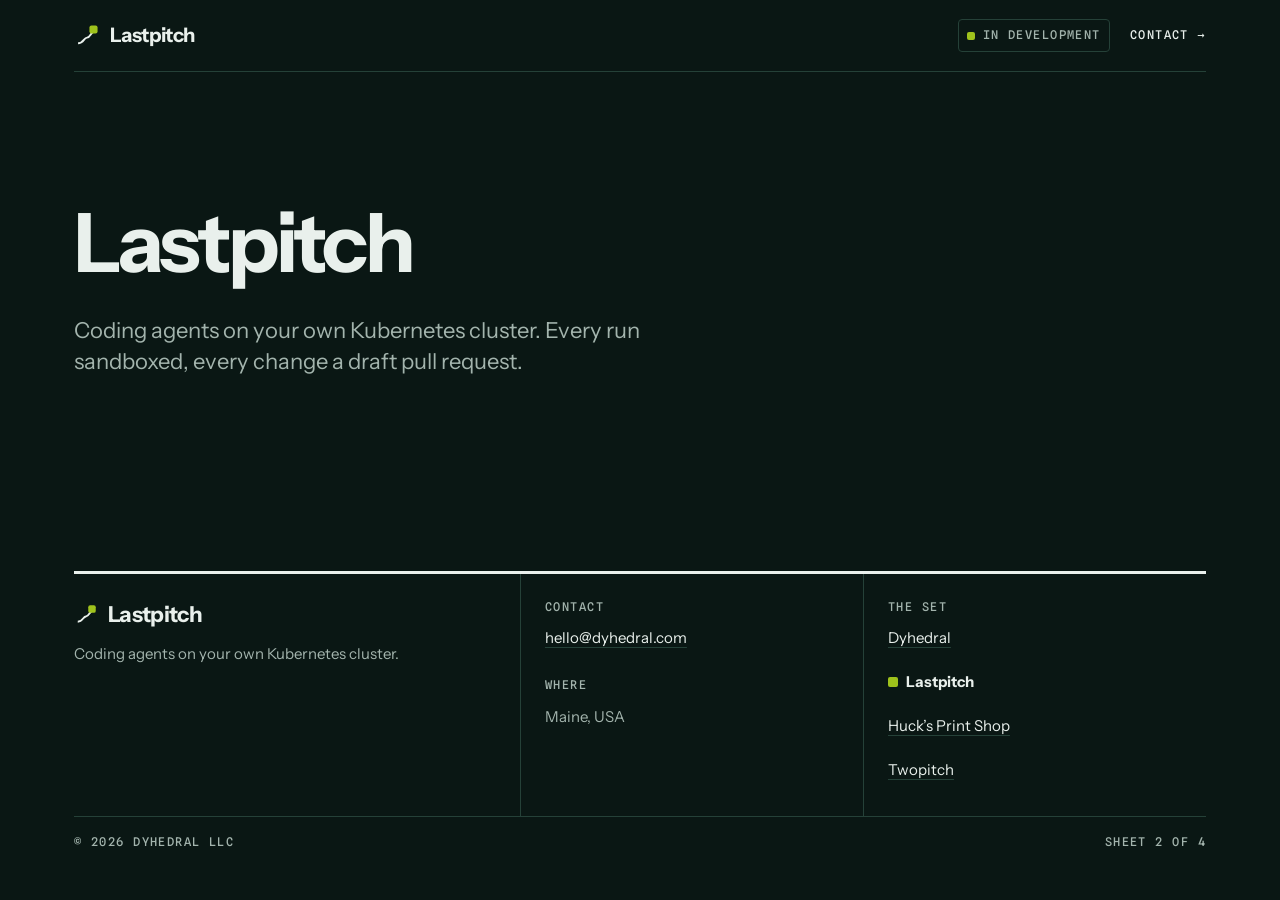
<file: index.html>
<!doctype html>
<html lang="en" data-theme="dark">
<head>
<meta charset="utf-8">
<meta name="viewport" content="width=device-width, initial-scale=1">
<title>Lastpitch: coding agents on Kubernetes</title>
<meta name="description" content="Coding agents on your own Kubernetes cluster. In development.">
<meta name="robots" content="noindex">
<link rel="canonical" href="https://www.lastpitch.ai/">
<meta property="og:type" content="website">
<meta property="og:site_name" content="Lastpitch">
<meta property="og:url" content="https://www.lastpitch.ai/">
<meta property="og:title" content="Lastpitch: coding agents on Kubernetes">
<meta property="og:description" content="Coding agents on your own Kubernetes cluster. In development.">
<meta name="twitter:card" content="summary">
<meta name="color-scheme" content="dark">
<meta name="theme-color" content="#0a1714">
<link rel="icon" href="data:image/svg+xml,%3Csvg xmlns='http://www.w3.org/2000/svg' viewBox='0 0 32 32'%3E%3Crect width='32' height='32' rx='6' fill='%230a1714'/%3E%3Cpath d='M5 25 C12 25 12 18 16 18 S21 11 24 11' fill='none' stroke='%23e9f0ec' stroke-width='2.4'/%3E%3Crect x='19' y='3' width='10' height='10' rx='2.5' fill='%239fc21c'/%3E%3C/svg%3E">
<link rel="preconnect" href="https://fonts.googleapis.com">
<link rel="preconnect" href="https://fonts.gstatic.com" crossorigin>
<link href="https://fonts.googleapis.com/css2?family=Instrument+Sans:wght@400..700&family=Spline+Sans+Mono:wght@400;500;600&display=swap" rel="stylesheet">
<link rel="stylesheet" href="tokens.css">
<style>
  body { min-height: 100vh; min-height: 100dvh; display: flex; flex-direction: column; }
  .stage { flex: 1; display: flex; flex-direction: column; justify-content: center; width: 100%; padding-top: var(--s-7); padding-bottom: var(--s-7); }
  main { max-width: 36rem; display: grid; gap: var(--s-6); }
  h1 { font-size: var(--size-7); }
  .t-lede { margin: 0; }
  .status { display: inline-flex; align-items: center; gap: var(--s-2); }
  .status i { width: 9px; height: 9px; border-radius: 2px; background: var(--signal); }
  .foot { width: 100%; } .fam-foot { margin-top: 0; }
  .t-footer { border-top: var(--hair) solid var(--rule); gap: 30px var(--s-5); }
  .t-footer a { text-decoration-color: var(--rule); }
  .t-footer a:hover { text-decoration-color: var(--text); }

  /* Family header and footer: the same on dyhedral.com, lastpitch.ai and twopitch.com; colours come from each site's tokens. */
  .fam-head { display: flex; align-items: center; justify-content: space-between; gap: 16px; min-height: 72px; border-bottom: 1px solid var(--rule); }
  .fam-brand { display: inline-flex; align-items: center; gap: 10px; min-height: 44px; color: var(--text); text-decoration: none; font-weight: 700; font-size: 20px; letter-spacing: -0.03em; }
  .fam-brand svg { width: 26px; height: 26px; flex: none; }
  .fam-right { display: flex; align-items: center; gap: 20px; }
  .fam-lab { font-family: var(--font-mono); font-size: 12px; font-weight: 500; letter-spacing: 0.12em; text-transform: uppercase; color: var(--text-2); }
  .fam-tag { display: inline-flex; align-items: center; gap: 8px; border: 1px solid var(--rule); border-radius: 4px; padding: 6px 8px; white-space: nowrap; }
  .fam-tag i { width: 8px; height: 8px; border-radius: 2px; background: var(--signal); }
  a.fam-lab { display: inline-flex; align-items: center; min-height: 44px; color: var(--text); text-decoration: none; }
  a.fam-lab:hover { text-decoration: underline; text-underline-offset: 4px; }
  .fam-foot { margin-top: 64px; border-top: 3px solid var(--rule-strong); color: var(--text); }
  .fam-grid { display: grid; grid-template-columns: minmax(0, 1.3fr) minmax(0, 1fr) minmax(0, 1fr); }
  .fam-cell { padding: 24px 24px 24px 0; }
  .fam-cell + .fam-cell { padding-left: 24px; border-left: 1px solid var(--rule); }
  .fam-name { display: flex; align-items: center; gap: 10px; font-weight: 700; font-size: 22px; letter-spacing: -0.03em; }
  .fam-name svg { width: 24px; height: 24px; flex: none; }
  .fam-desc { margin: 12px 0 0; max-width: 34ch; font-size: 15px; line-height: 1.45; color: var(--text-2); }
  .fam-cell .fam-lab { display: block; margin-top: 16px; } .fam-cell .fam-lab:first-child { margin-top: 0; }
  .fam-cell p { margin: 0; padding: 12px 0; font-size: 15px; line-height: 20px; color: var(--text-2); }
  .fam-cell ul { list-style: none; margin: 0; padding: 0; }
  .fam-cell a { display: inline-block; padding: 12px 0; font-size: 15px; line-height: 20px; color: var(--text); text-decoration: underline; text-decoration-color: var(--rule); text-underline-offset: 4px; }
  .fam-cell a:hover { text-decoration-color: var(--text); }
  .fam-cell [aria-current="page"] { display: inline-flex; align-items: center; gap: 8px; padding: 12px 0; font-size: 15px; line-height: 20px; font-weight: 700; }
  .fam-cell [aria-current="page"]::before { content: ""; width: 10px; height: 10px; border-radius: 2px; background: var(--signal); }
  .fam-base { display: flex; flex-wrap: wrap; justify-content: space-between; gap: 8px 24px; padding: 16px 0 48px; border-top: 1px solid var(--rule); }
  @media (max-width: 820px) {
    .fam-grid { grid-template-columns: minmax(0, 1fr); }
    .fam-cell, .fam-cell + .fam-cell { padding: 24px 0; border-left: 0; }
    .fam-cell + .fam-cell { border-top: 1px solid var(--rule); }
    .fam-head .fam-tag { display: none; }
  }
</style>
</head>
<body>
<div class="t-page foot">
  <header class="fam-head">
    <a class="fam-brand" href="/" aria-label="Lastpitch, home"><svg viewBox="0 0 32 32" aria-hidden="true"><path d="M5 25 C12 25 12 18 16 18 S21 11 24 11" fill="none" stroke="currentColor" stroke-width="2.4"/><rect x="19" y="3" width="10" height="10" rx="2.5" fill="var(--signal)"/></svg>Lastpitch</a>
    <div class="fam-right"><span class="fam-lab fam-tag"><i aria-hidden="true"></i>In development</span><a class="fam-lab" href="mailto:hello@dyhedral.com">Contact &rarr;</a></div>
  </header>
</div>
<div class="t-page stage">
  <main>
    <h1>Lastpitch</h1>
    <p class="t-lede">Coding agents on your own Kubernetes cluster. Every run sandboxed, every change a draft pull request.</p>
  </main>
</div>
<div class="t-page foot">
  <footer class="fam-foot">
    <div class="fam-grid">
      <div class="fam-cell">
        <div class="fam-name"><svg viewBox="0 0 32 32" aria-hidden="true"><path d="M5 25 C12 25 12 18 16 18 S21 11 24 11" fill="none" stroke="currentColor" stroke-width="2.4"/><rect x="19" y="3" width="10" height="10" rx="2.5" fill="var(--signal)"/></svg>Lastpitch</div>
        <p class="fam-desc">Coding agents on your own Kubernetes cluster.</p>
      </div>
      <div class="fam-cell">
        <span class="fam-lab">Contact</span>
        <a href="mailto:hello@dyhedral.com">hello@dyhedral.com</a>
        <span class="fam-lab">Where</span>
        <p>Maine, USA</p>
      </div>
      <div class="fam-cell">
        <span class="fam-lab">The set</span>
        <nav aria-label="Dyhedral sites"><ul>
          <li><a href="https://dyhedral.com">Dyhedral</a></li>
          <li><span aria-current="page">Lastpitch</span></li>
          <li><a href="https://hucksprintshop.com">Huck&rsquo;s Print Shop</a></li>
          <li><a href="https://twopitch.com">Twopitch</a></li>
        </ul></nav>
      </div>
    </div>
    <div class="fam-base fam-lab"><span>&copy; 2026 Dyhedral LLC</span><span>Sheet 2 of 4</span></div>
  </footer>
</div>
</body>
</html>
</file>
<file: tokens.css>
/*
 * Topo — Dyhedral design system, v0.2
 * One file: tokens, base, type, layout, components.
 * Drawn from climbing guidebooks, survey maps and aeronautical charts:
 * cool granite paper, spruce ink, one lichen signal colour, hairline rules,
 * tight headlines, mono labels, gently rounded corners.
 *
 * Fonts (Google Fonts):
 *   Instrument Sans (variable: wght 400-700) — display and text, one family
 *   Spline Sans Mono                         — labels, grades, code
 * <link href="https://fonts.googleapis.com/css2?family=Instrument+Sans:wght@400..700&family=Spline+Sans+Mono:wght@400;500;600&display=swap" rel="stylesheet">
 *
 * Contents: 1 tokens  2 base  3 type  4 layout  5 components
 */

/* ============ 1. tokens ============ */
:root {
  /* colour: raw palette. Components use the roles below, not these. */
  --granite-0: #f2f5f3;
  --granite-1: #e5eae7;
  --granite-2: #cdd5d1;
  --granite-3: #9aa6a1;
  --granite-4: #56625d;
  --spruce-0:  #0e2620;
  --spruce-1:  #173b31;
  --spruce-2:  #24584a;
  --lichen:    #9fc21c;
  --lichen-ink:#3f5a08;
  --tide:      #24607f;
  --buoy:      #c93a1f;

  /* colour: roles */
  --bg: var(--granite-0);
  --bg-alt: var(--granite-1);
  --surface: #fafcfb;
  --text: var(--spruce-0);
  --text-2: var(--granite-4);
  --text-3: #6f7b76;
  --rule: var(--granite-2);
  --rule-strong: var(--spruce-0);
  --signal: var(--lichen);          /* fills and marks only */
  --signal-text: var(--lichen-ink); /* lichen when it must be read as text */
  --on-signal: var(--spruce-0);
  --link: var(--tide);
  --danger: var(--buoy);
  --ok: var(--spruce-2);
  --inverse-bg: var(--spruce-0);
  --inverse-text: #e9f0ec;
  --inverse-text-2: #9fb3ab;
  --inverse-rule: #2a4a40;

  /* type */
  --font-display: "Instrument Sans", "Helvetica Neue", Arial, sans-serif;
  --font-sans: "Instrument Sans", "Helvetica Neue", Arial, sans-serif;
  --font-mono: "Spline Sans Mono", ui-monospace, "SF Mono", Menlo, monospace;
  --display-weight: 700;
  --size-0: 12px;                          /* label */
  --size-1: 14px;                          /* small, code */
  --size-2: 16px;                          /* body small, buttons */
  --size-3: 18px;                          /* body */
  --size-4: 22px;                          /* h3, lede */
  --size-5: clamp(24px, 2.6vw, 30px);      /* statement */
  --size-6: clamp(32px, 4.2vw, 50px);      /* h2 */
  --size-7: clamp(42px, 6.4vw, 84px);      /* h1 */
  --leading-tight: 1.02;
  --leading-snug: 1.25;
  --leading-body: 1.55;
  --track-display: -0.04em;
  --track-heading: -0.02em;
  --track-label: 0.12em;

  /* space: 4px base */
  --s-1: 4px; --s-2: 8px; --s-3: 12px; --s-4: 16px; --s-5: 24px;
  --s-6: 32px; --s-7: 48px; --s-8: 72px; --s-9: 112px;

  /* shape */
  --radius-sm: 4px;    /* tags, marks, inputs' inner bits */
  --radius: 8px;       /* buttons, inputs */
  --radius-lg: 14px;   /* panels, terminal, figures. Never pills. */
  --hair: 1px;
  --heavy: 3px;

  /* layout */
  --measure: 62ch;
  --page: 1180px;
  --gutter: var(--s-5);

  /* motion */
  --ease: cubic-bezier(.2, .7, .2, 1);
  --fast: 140ms;
}

@media (prefers-color-scheme: dark) {
  :root:not([data-theme="light"]) {
    --bg: #0a1714; --bg-alt: #0f201b; --surface: #112520;
    --text: #e9f0ec; --text-2: #a3b4ad; --text-3: #7d8f88;
    --rule: #254138; --rule-strong: #e9f0ec;
    --signal-text: var(--lichen); --link: #86c5e2; --danger: #ff8068; --ok: #7fcdb4;
    --inverse-bg: #e9f0ec; --inverse-text: var(--spruce-0);
    --inverse-text-2: #4d5c56; --inverse-rule: #c3cec9;
  }
}
:root[data-theme="dark"] {
  --bg: #0a1714; --bg-alt: #0f201b; --surface: #112520;
  --text: #e9f0ec; --text-2: #a3b4ad; --text-3: #7d8f88;
  --rule: #254138; --rule-strong: #e9f0ec;
  --signal-text: var(--lichen); --link: #86c5e2; --danger: #ff8068; --ok: #7fcdb4;
  --inverse-bg: #e9f0ec; --inverse-text: var(--spruce-0);
  --inverse-text-2: #4d5c56; --inverse-rule: #c3cec9;
}

/* ============ 2. base ============ */
*, *::before, *::after { box-sizing: border-box; }
html { -webkit-text-size-adjust: 100%; }
body {
  margin: 0; background: var(--bg); color: var(--text);
  font-family: var(--font-sans); font-size: var(--size-3); line-height: var(--leading-body);
  -webkit-font-smoothing: antialiased; text-rendering: optimizeLegibility;
}
img, svg, video { max-width: 100%; }
::selection { background: var(--signal); color: var(--on-signal); }
:focus-visible { outline: var(--heavy) solid var(--signal-text); outline-offset: 3px; border-radius: 2px; }

/* links: ink text, tide underline that thickens on hover */
a {
  color: inherit; text-decoration: underline; text-decoration-color: var(--link);
  text-decoration-thickness: 1.5px; text-underline-offset: 4px;
  transition: text-decoration-thickness var(--fast) var(--ease);
}
a:hover { text-decoration-thickness: 3px; }

/* ============ 3. type ============ */
.t-display, h1, h2, h3, h4 {
  font-family: var(--font-display); font-weight: var(--display-weight);
  letter-spacing: var(--track-display); line-height: var(--leading-tight);
  margin: 0; text-wrap: balance;
}
h1, .t-h1 { font-size: var(--size-7); }
h2, .t-h2 { font-size: var(--size-6); letter-spacing: -0.035em; line-height: 1.06; }
h3, .t-h3 { font-size: var(--size-4); font-weight: 650; letter-spacing: var(--track-heading); line-height: 1.18; }
h4, .t-h4 { font-size: var(--size-3); font-weight: 650; letter-spacing: -0.01em; line-height: 1.3; }
p { margin: 0; text-wrap: pretty; }
.t-statement { font-family: var(--font-display); font-size: var(--size-5); font-weight: 600; letter-spacing: -0.025em; line-height: 1.2; max-width: 28ch; }
.t-lede { font-size: var(--size-4); line-height: 1.4; color: var(--text-2); max-width: 34em; }
.t-body { max-width: var(--measure); }
.t-small { font-size: var(--size-2); }
.t-muted { color: var(--text-2); }
.t-num { font-variant-numeric: tabular-nums; }

/* label: the guidebook caption. Mono, uppercase, tracked. */
.t-label {
  font-family: var(--font-mono); font-size: var(--size-0); font-weight: 500;
  letter-spacing: var(--track-label); text-transform: uppercase; color: var(--text-2);
}
/* highlighter: the only place lichen sits behind running text. Once per screen. */
.t-mark {
  background: var(--signal); color: var(--on-signal); padding: 0 0.14em;
  border-radius: var(--radius-sm); box-decoration-break: clone; -webkit-box-decoration-break: clone;
}
code, kbd, .t-code {
  font-family: var(--font-mono); font-size: 0.86em; background: var(--bg-alt);
  border: var(--hair) solid var(--rule); border-radius: var(--radius-sm); padding: 0.1em 0.35em;
}
blockquote, .t-quote {
  margin: 0; padding-left: var(--s-5); border-left: var(--heavy) solid var(--signal);
  font-family: var(--font-display); font-size: var(--size-4); font-weight: 500;
  letter-spacing: -0.015em; line-height: 1.35; max-width: 30em;
}
.t-quote cite, blockquote cite { display: block; margin-top: var(--s-3); font-style: normal; }
.t-list { margin: 0; padding: 0; list-style: none; }
.t-list > li { position: relative; padding: var(--s-2) 0 var(--s-2) var(--s-5); border-top: var(--hair) solid var(--rule); }
.t-list > li::before { content: ""; position: absolute; left: 2px; top: 1.05em; width: 8px; height: 8px; border-radius: 2px; background: var(--signal); border: var(--hair) solid var(--text); }

/* ============ 4. layout ============ */
.t-page { max-width: var(--page); margin: 0 auto; padding: 0 var(--gutter); }
.t-section { padding: var(--s-8) 0; }
.t-stack > * + * { margin-top: var(--s-4); }
.t-stack--lg > * + * { margin-top: var(--s-6); }
.t-row { display: flex; flex-wrap: wrap; gap: var(--s-4); align-items: center; }
.t-split { display: grid; grid-template-columns: repeat(2, minmax(0, 1fr)); gap: var(--s-7); align-items: center; }
.t-cols { display: grid; grid-template-columns: repeat(auto-fit, minmax(260px, 1fr)); gap: var(--s-6); }
.t-rule { border: 0; border-top: var(--hair) solid var(--rule); margin: 0; }
.t-rule--heavy { border-top: var(--heavy) solid var(--rule-strong); }
@media (max-width: 820px) {
  .t-split { grid-template-columns: minmax(0, 1fr); gap: var(--s-6); }
  .t-section { padding: var(--s-7) 0; }
}

/* ============ 5. components ============ */

/* nav: wordmark left, links right, heavy rule under */
.t-nav { display: flex; justify-content: space-between; align-items: center; gap: var(--s-5); padding: var(--s-5) 0; border-bottom: var(--heavy) solid var(--rule-strong); }
.t-nav a { text-decoration: none; position: relative; }
.t-nav a::after { content: ""; position: absolute; left: 0; right: 0; top: 50%; height: 44px; transform: translateY(-50%); }
.t-nav a.t-label:hover { color: var(--text); }
.t-wordmark { display: inline-flex; align-items: center; gap: var(--s-3); color: var(--text); font-family: var(--font-display); font-weight: 700; font-size: 22px; letter-spacing: var(--track-display); text-decoration: none; }
.t-wordmark svg { width: 24px; height: 24px; flex: none; }

/* buttons: plain ink, sentence case, an arrow that moves on hover. Never pills. */
.t-btn {
  display: inline-flex; align-items: center; gap: 10px;
  font-family: var(--font-sans); font-size: var(--size-2); font-weight: 600; letter-spacing: -0.01em; line-height: 1.2;
  text-decoration: none; padding: 13px 20px; border: var(--hair) solid var(--text);
  background: var(--text); color: var(--bg); cursor: pointer; border-radius: var(--radius);
  transition: background var(--fast) var(--ease), color var(--fast) var(--ease), border-color var(--fast) var(--ease);
}
.t-btn::after { content: "\2192"; transition: transform var(--fast) var(--ease); }
.t-btn:hover { background: var(--signal); color: var(--on-signal); border-color: var(--on-signal); }
.t-btn:hover::after { transform: translateX(4px); }
.t-btn--quiet { background: transparent; color: var(--text); }
.t-btn--quiet:hover { background: var(--text); color: var(--bg); border-color: var(--text); }
.t-btn--plain::after { content: none; }
.t-btn[disabled], .t-btn[aria-disabled="true"] { opacity: .45; pointer-events: none; }

/* tag: a grade, a status, a version */
.t-tag {
  display: inline-block; font-family: var(--font-mono); font-size: var(--size-0); font-weight: 600;
  letter-spacing: 0.08em; text-transform: uppercase; line-height: 1.4;
  padding: 3px 8px; border: var(--hair) solid var(--rule-strong); border-radius: var(--radius-sm); color: var(--text);
}
.t-tag--signal { background: var(--signal); color: var(--on-signal); border-color: var(--signal); }
.t-tag--danger { border-color: var(--danger); color: var(--danger); }
.t-tag--quiet { border-color: var(--rule); color: var(--text-2); }

/* form fields */
.t-field { display: grid; gap: var(--s-2); max-width: 420px; }
.t-field > label { font-weight: 600; font-size: var(--size-2); }
.t-input, .t-field input, .t-field textarea, .t-field select {
  font: inherit; font-size: var(--size-2); color: var(--text); background: var(--surface);
  border: var(--hair) solid var(--granite-3); border-radius: var(--radius); padding: 11px 13px; width: 100%;
  transition: border-color var(--fast) var(--ease), box-shadow var(--fast) var(--ease);
}
.t-field input::placeholder, .t-field textarea::placeholder { color: var(--text-3); }
.t-field input:hover, .t-field textarea:hover, .t-field select:hover { border-color: var(--text); }
.t-field input:focus, .t-field textarea:focus, .t-field select:focus { outline: none; border-color: var(--text); box-shadow: 0 0 0 3px var(--signal); }
.t-help { font-size: var(--size-1); color: var(--text-2); }
.t-field--error input, .t-field--error textarea { border-color: var(--danger); }
.t-field--error .t-help { color: var(--danger); }

/* note: an aside with a signal bar. For caveats and status, not decoration. */
.t-note { border-left: var(--heavy) solid var(--signal); background: var(--bg-alt); padding: var(--s-4) var(--s-5); border-radius: 0 var(--radius) var(--radius) 0; max-width: var(--measure); font-size: var(--size-2); }
.t-note--danger { border-left-color: var(--danger); }

/* panel: a bordered, rounded box. No shadow. One per page at most. */
.t-panel { background: var(--surface); border: var(--hair) solid var(--rule); border-radius: var(--radius-lg); padding: var(--s-6); }

/* ledger: numbered rows under a heavy rule. Use instead of a card grid. */
.t-ledger { border-top: var(--heavy) solid var(--rule-strong); }
.t-ledger > * {
  display: grid; grid-template-columns: 5ch minmax(0, 1fr) minmax(0, 1.4fr); gap: var(--s-5);
  padding: var(--s-5) 0; border-bottom: var(--hair) solid var(--rule); align-items: baseline;
}
@media (max-width: 760px) {
  .t-ledger > * { grid-template-columns: 5ch minmax(0, 1fr); }
  .t-ledger > * > :nth-child(3) { grid-column: 2; }
}

/* table: rules only, mono header, tabular numbers */
.t-table { width: 100%; border-collapse: collapse; font-size: var(--size-2); font-variant-numeric: tabular-nums; }
.t-table th { font-family: var(--font-mono); font-size: var(--size-0); font-weight: 500; letter-spacing: var(--track-label); text-transform: uppercase; color: var(--text-2); text-align: left; padding: var(--s-3) var(--s-4) var(--s-3) 0; border-bottom: var(--heavy) solid var(--rule-strong); }
.t-table td { padding: var(--s-3) var(--s-4) var(--s-3) 0; border-bottom: var(--hair) solid var(--rule); vertical-align: top; }
.t-table .num { text-align: right; padding-right: 0; }
.t-table-wrap { overflow-x: auto; }

/* stat: one number and what it measures */
.t-stat { display: grid; gap: var(--s-1); }
.t-stat b { font-family: var(--font-display); font-size: var(--size-6); font-weight: 700; letter-spacing: var(--track-display); line-height: 1; font-variant-numeric: tabular-nums; }

/* figure */
.t-figure { margin: 0; }
.t-figure > :first-child { display: block; width: 100%; border: var(--hair) solid var(--rule); border-radius: var(--radius-lg); background: var(--surface); }
.t-figure figcaption { margin-top: var(--s-3); font-family: var(--font-mono); font-size: var(--size-0); letter-spacing: 0.06em; color: var(--text-2); }

/* inverse band: spruce block for the one section that should stop the eye */
.t-inverse { background: var(--inverse-bg); color: var(--inverse-text); }
.t-inverse .t-label, .t-inverse .t-muted, .t-inverse .t-lede { color: var(--inverse-text-2); }
.t-inverse .t-tag { border-color: var(--inverse-text); color: var(--inverse-text); }
.t-inverse .t-tag--signal { color: var(--on-signal); border-color: var(--signal); }
.t-inverse .t-btn { background: var(--signal); color: var(--on-signal); border-color: var(--signal); }
.t-inverse .t-btn:hover { background: var(--inverse-text); border-color: var(--inverse-text); color: var(--inverse-bg); }

/* terminal */
.t-term {
  font-family: var(--font-mono); font-size: var(--size-1); line-height: 1.8;
  background: #071310; color: #cfe0d8; border: var(--hair) solid #254138;
  border-radius: var(--radius-lg); padding: var(--s-5); overflow-x: auto;
}
.t-term .dim { color: #7d948a; } .t-term .ok { color: var(--lichen); }

/* contour field: faint topo lines. Decorative; at most one block per page. */
.t-contours {
  background-image: repeating-radial-gradient(ellipse 120% 90% at 82% 20%, transparent 0 34px, color-mix(in srgb, var(--rule) 55%, transparent) 34px 35px);
}

/* footer */
.t-footer { display: flex; justify-content: space-between; flex-wrap: wrap; gap: var(--s-4); padding: var(--s-5) 0 var(--s-7); border-top: var(--heavy) solid var(--rule-strong); }
.t-footer a { padding-block: 15px; }

@media (prefers-reduced-motion: reduce) { *, *::before, *::after { transition: none !important; animation: none !important; } }
</file>
